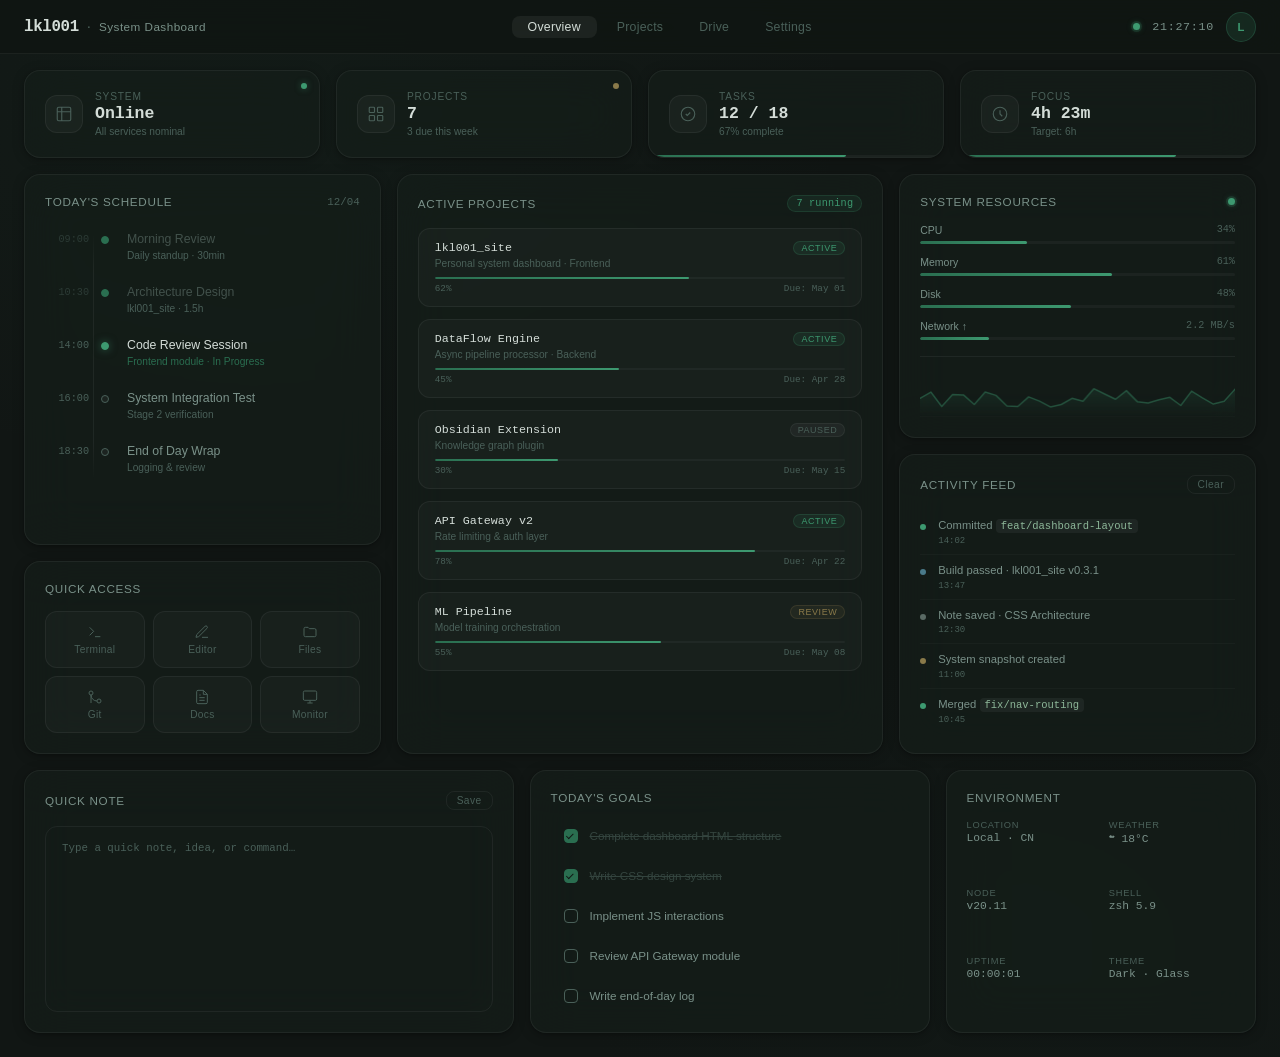
<file: index.html>
<!DOCTYPE html>
<html lang="zh-CN">
<head>
  <meta charset="UTF-8" />
  <meta name="viewport" content="width=device-width, initial-scale=1.0" />
  <title>lkl001 · Dashboard</title>
  <link rel="stylesheet" href="styles.css" />
</head>
<body>

  <!-- ═══════════════════════════════════════
       APP ROOT — 预留 Vue 挂载点 #app
  ════════════════════════════════════════ -->
  <div id="app" class="app-root">

    <!-- ── 顶部导航栏 ── -->
    <header class="topbar" id="topbar">
      <div class="topbar__left">
        <span class="topbar__logo">lkl001</span>
        <span class="topbar__sep">·</span>
        <span class="topbar__title">System Dashboard</span>
      </div>

      <nav class="topbar__nav">
        <a href="#" class="nav-item nav-item--active" data-page="dashboard">Overview</a>
        <a href="#" class="nav-item" data-page="projects">Projects</a>
        <a href="drive/index.html" class="nav-item" data-page="drive">Drive</a>
        <a href="#" class="nav-item" data-page="settings">Settings</a>
      </nav>

      <div class="topbar__right">
        <div class="status-dot status-dot--online" title="System Online"></div>
        <span class="topbar__time" id="js-clock">--:--:--</span>
        <div class="avatar" title="lkl001">L</div>
      </div>
    </header>

    <!-- ── 主内容区 ── -->
    <main class="main-grid" id="js-main-grid">

      <!-- ────────────────────────────────────
           Row 1 · 概览统计 (stats strip)
      ──────────────────────────────────── -->
      <section class="grid-row grid-row--stats">

        <!-- CARD: 系统状态 -->
        <article
          class="card card--stat"
          data-module="system-status"
          data-tooltip="当前系统运行状态">
          <div class="card__icon-wrap">
            <svg class="card__icon" viewBox="0 0 24 24" fill="none" stroke="currentColor" stroke-width="1.5">
              <path d="M9 3H5a2 2 0 00-2 2v4m6-6h10a2 2 0 012 2v4M9 3v18m0 0h10a2 2 0 002-2V9M9 21H5a2 2 0 01-2-2V9m0 0h18"/>
            </svg>
          </div>
          <div class="card__body">
            <p class="card__label">System</p>
            <p class="card__value">Online</p>
            <p class="card__sub">All services nominal</p>
          </div>
          <div class="card__indicator card__indicator--ok"></div>
        </article>

        <!-- CARD: 活跃项目 -->
        <article
          class="card card--stat"
          data-module="active-projects"
          data-tooltip="进行中的项目数量">
          <div class="card__icon-wrap">
            <svg class="card__icon" viewBox="0 0 24 24" fill="none" stroke="currentColor" stroke-width="1.5">
              <rect x="3" y="3" width="7" height="7" rx="1"/>
              <rect x="14" y="3" width="7" height="7" rx="1"/>
              <rect x="3" y="14" width="7" height="7" rx="1"/>
              <rect x="14" y="14" width="7" height="7" rx="1"/>
            </svg>
          </div>
          <div class="card__body">
            <p class="card__label">Projects</p>
            <p class="card__value" data-count="7">7</p>
            <p class="card__sub">3 due this week</p>
          </div>
          <div class="card__indicator card__indicator--warn"></div>
        </article>

        <!-- CARD: 今日任务 -->
        <article
          class="card card--stat"
          data-module="today-tasks"
          data-tooltip="今日待办任务">
          <div class="card__icon-wrap">
            <svg class="card__icon" viewBox="0 0 24 24" fill="none" stroke="currentColor" stroke-width="1.5">
              <path d="M9 12l2 2 4-4"/>
              <path d="M21 12a9 9 0 11-18 0 9 9 0 0118 0z"/>
            </svg>
          </div>
          <div class="card__body">
            <p class="card__label">Tasks</p>
            <p class="card__value">12 / 18</p>
            <p class="card__sub">67% complete</p>
          </div>
          <div class="card__progress-bar">
            <div class="card__progress-fill" style="--prog: 67%"></div>
          </div>
        </article>

        <!-- CARD: 专注时间 -->
        <article
          class="card card--stat"
          data-module="focus-time"
          data-tooltip="今日专注时长">
          <div class="card__icon-wrap">
            <svg class="card__icon" viewBox="0 0 24 24" fill="none" stroke="currentColor" stroke-width="1.5">
              <circle cx="12" cy="12" r="9"/>
              <path d="M12 7v5l3 3"/>
            </svg>
          </div>
          <div class="card__body">
            <p class="card__label">Focus</p>
            <p class="card__value">4h 23m</p>
            <p class="card__sub">Target: 6h</p>
          </div>
          <div class="card__progress-bar">
            <div class="card__progress-fill" style="--prog: 73%"></div>
          </div>
        </article>

      </section>

      <!-- ────────────────────────────────────
           Row 2 · 主功能区 (3列)
      ──────────────────────────────────── -->
      <section class="grid-row grid-row--main">

        <!-- ── 左列：日程 + 快捷入口 ── -->
        <div class="col col--left">

          <!-- CARD: 今日日程 -->
          <article
            class="card card--schedule"
            data-module="schedule"
            data-tooltip="今日日程安排">
            <header class="card__header">
              <h2 class="card__title">Today's Schedule</h2>
              <span class="card__date" id="js-date">--/--</span>
            </header>

            <ul class="schedule-list" id="js-schedule">

              <li class="schedule-item schedule-item--done">
                <div class="schedule-item__time">09:00</div>
                <div class="schedule-item__dot"></div>
                <div class="schedule-item__content">
                  <p class="schedule-item__title">Morning Review</p>
                  <p class="schedule-item__sub">Daily standup · 30min</p>
                </div>
              </li>

              <li class="schedule-item schedule-item--done">
                <div class="schedule-item__time">10:30</div>
                <div class="schedule-item__dot"></div>
                <div class="schedule-item__content">
                  <p class="schedule-item__title">Architecture Design</p>
                  <p class="schedule-item__sub">lkl001_site · 1.5h</p>
                </div>
              </li>

              <li class="schedule-item schedule-item--active">
                <div class="schedule-item__time">14:00</div>
                <div class="schedule-item__dot"></div>
                <div class="schedule-item__content">
                  <p class="schedule-item__title">Code Review Session</p>
                  <p class="schedule-item__sub">Frontend module · In Progress</p>
                </div>
              </li>

              <li class="schedule-item">
                <div class="schedule-item__time">16:00</div>
                <div class="schedule-item__dot"></div>
                <div class="schedule-item__content">
                  <p class="schedule-item__title">System Integration Test</p>
                  <p class="schedule-item__sub">Stage 2 verification</p>
                </div>
              </li>

              <li class="schedule-item">
                <div class="schedule-item__time">18:30</div>
                <div class="schedule-item__dot"></div>
                <div class="schedule-item__content">
                  <p class="schedule-item__title">End of Day Wrap</p>
                  <p class="schedule-item__sub">Logging & review</p>
                </div>
              </li>

            </ul>
          </article>

          <!-- CARD: 快捷入口 -->
          <article
            class="card card--quicklinks"
            data-module="quicklinks"
            data-tooltip="常用工具快捷入口">
            <header class="card__header">
              <h2 class="card__title">Quick Access</h2>
            </header>
            <div class="quicklink-grid">

              <button class="ql-btn" data-action="terminal">
                <svg class="ql-btn__icon" viewBox="0 0 24 24" fill="none" stroke="currentColor" stroke-width="1.5">
                  <path d="M4 17l6-6-6-6M12 19h8"/>
                </svg>
                <span>Terminal</span>
              </button>

              <button class="ql-btn" data-action="editor">
                <svg class="ql-btn__icon" viewBox="0 0 24 24" fill="none" stroke="currentColor" stroke-width="1.5">
                  <path d="M12 20h9M16.5 3.5a2.121 2.121 0 013 3L7 19l-4 1 1-4L16.5 3.5z"/>
                </svg>
                <span>Editor</span>
              </button>

              <button class="ql-btn" data-action="files">
                <svg class="ql-btn__icon" viewBox="0 0 24 24" fill="none" stroke="currentColor" stroke-width="1.5">
                  <path d="M3 7a2 2 0 012-2h4l2 2h8a2 2 0 012 2v8a2 2 0 01-2 2H5a2 2 0 01-2-2V7z"/>
                </svg>
                <span>Files</span>
              </button>

              <button class="ql-btn" data-action="git">
                <svg class="ql-btn__icon" viewBox="0 0 24 24" fill="none" stroke="currentColor" stroke-width="1.5">
                  <circle cx="18" cy="18" r="3"/><circle cx="6" cy="6" r="3"/>
                  <path d="M6 21V9a9 9 0 009 9"/>
                </svg>
                <span>Git</span>
              </button>

              <button class="ql-btn" data-action="docs">
                <svg class="ql-btn__icon" viewBox="0 0 24 24" fill="none" stroke="currentColor" stroke-width="1.5">
                  <path d="M14 2H6a2 2 0 00-2 2v16a2 2 0 002 2h12a2 2 0 002-2V8z"/>
                  <path d="M14 2v6h6M16 13H8M16 17H8M10 9H8"/>
                </svg>
                <span>Docs</span>
              </button>

              <button class="ql-btn" data-action="monitor">
                <svg class="ql-btn__icon" viewBox="0 0 24 24" fill="none" stroke="currentColor" stroke-width="1.5">
                  <rect x="2" y="3" width="20" height="14" rx="2"/>
                  <path d="M8 21h8M12 17v4"/>
                </svg>
                <span>Monitor</span>
              </button>

            </div>
          </article>

        </div>

        <!-- ── 中列：项目看板 ── -->
        <div class="col col--center">
          <article
            class="card card--projects"
            data-module="projects"
            data-tooltip="活跃项目进度">
            <header class="card__header">
              <h2 class="card__title">Active Projects</h2>
              <span class="card__badge">7 running</span>
            </header>

            <div class="project-list" id="js-project-list">

              <div class="project-item" data-project="lkl001_site">
                <div class="project-item__top">
                  <span class="project-item__name">lkl001_site</span>
                  <span class="project-item__tag project-item__tag--active">Active</span>
                </div>
                <p class="project-item__desc">Personal system dashboard · Frontend</p>
                <div class="project-item__bar">
                  <div class="project-item__fill" style="--prog: 62%"></div>
                </div>
                <div class="project-item__meta">
                  <span>62%</span>
                  <span>Due: May 01</span>
                </div>
              </div>

              <div class="project-item" data-project="dataflow">
                <div class="project-item__top">
                  <span class="project-item__name">DataFlow Engine</span>
                  <span class="project-item__tag project-item__tag--active">Active</span>
                </div>
                <p class="project-item__desc">Async pipeline processor · Backend</p>
                <div class="project-item__bar">
                  <div class="project-item__fill" style="--prog: 45%"></div>
                </div>
                <div class="project-item__meta">
                  <span>45%</span>
                  <span>Due: Apr 28</span>
                </div>
              </div>

              <div class="project-item" data-project="obsidian-ext">
                <div class="project-item__top">
                  <span class="project-item__name">Obsidian Extension</span>
                  <span class="project-item__tag project-item__tag--pause">Paused</span>
                </div>
                <p class="project-item__desc">Knowledge graph plugin</p>
                <div class="project-item__bar">
                  <div class="project-item__fill" style="--prog: 30%"></div>
                </div>
                <div class="project-item__meta">
                  <span>30%</span>
                  <span>Due: May 15</span>
                </div>
              </div>

              <div class="project-item" data-project="api-gateway">
                <div class="project-item__top">
                  <span class="project-item__name">API Gateway v2</span>
                  <span class="project-item__tag project-item__tag--active">Active</span>
                </div>
                <p class="project-item__desc">Rate limiting & auth layer</p>
                <div class="project-item__bar">
                  <div class="project-item__fill" style="--prog: 78%"></div>
                </div>
                <div class="project-item__meta">
                  <span>78%</span>
                  <span>Due: Apr 22</span>
                </div>
              </div>

              <div class="project-item" data-project="ml-pipeline">
                <div class="project-item__top">
                  <span class="project-item__name">ML Pipeline</span>
                  <span class="project-item__tag project-item__tag--warn">Review</span>
                </div>
                <p class="project-item__desc">Model training orchestration</p>
                <div class="project-item__bar">
                  <div class="project-item__fill" style="--prog: 55%"></div>
                </div>
                <div class="project-item__meta">
                  <span>55%</span>
                  <span>Due: May 08</span>
                </div>
              </div>

            </div>
          </article>
        </div>

        <!-- ── 右列：活动流 + 系统资源 ── -->
        <div class="col col--right">

          <!-- CARD: 系统资源 -->
          <article
            class="card card--resources"
            data-module="resources"
            data-tooltip="系统资源占用情况">
            <header class="card__header">
              <h2 class="card__title">System Resources</h2>
              <div class="status-dot status-dot--online"></div>
            </header>

            <div class="resource-list">

              <div class="resource-item">
                <div class="resource-item__label">
                  <span>CPU</span>
                  <span class="resource-item__val" id="js-cpu">34%</span>
                </div>
                <div class="resource-item__track">
                  <div class="resource-item__bar" id="js-cpu-bar" style="--val: 34%"></div>
                </div>
              </div>

              <div class="resource-item">
                <div class="resource-item__label">
                  <span>Memory</span>
                  <span class="resource-item__val" id="js-mem">61%</span>
                </div>
                <div class="resource-item__track">
                  <div class="resource-item__bar" id="js-mem-bar" style="--val: 61%"></div>
                </div>
              </div>

              <div class="resource-item">
                <div class="resource-item__label">
                  <span>Disk</span>
                  <span class="resource-item__val" id="js-disk">48%</span>
                </div>
                <div class="resource-item__track">
                  <div class="resource-item__bar" id="js-disk-bar" style="--val: 48%"></div>
                </div>
              </div>

              <div class="resource-item">
                <div class="resource-item__label">
                  <span>Network ↑</span>
                  <span class="resource-item__val" id="js-net">1.2 MB/s</span>
                </div>
                <div class="resource-item__track">
                  <div class="resource-item__bar" id="js-net-bar" style="--val: 22%"></div>
                </div>
              </div>

            </div>

            <!-- 迷你图表区 -->
            <div class="mini-chart-wrap">
              <canvas class="mini-chart" id="js-cpu-chart" width="220" height="48" title="CPU History"></canvas>
            </div>

          </article>

          <!-- CARD: 活动流 -->
          <article
            class="card card--activity"
            data-module="activity"
            data-tooltip="最近系统操作记录">
            <header class="card__header">
              <h2 class="card__title">Activity Feed</h2>
              <button class="card__btn-clear" id="js-clear-log" title="Clear log">Clear</button>
            </header>

            <ul class="activity-list" id="js-activity-list">
              <li class="activity-item" data-type="commit">
                <span class="activity-item__dot activity-item__dot--commit"></span>
                <div class="activity-item__body">
                  <p class="activity-item__text">Committed <code>feat/dashboard-layout</code></p>
                  <time class="activity-item__time">14:02</time>
                </div>
              </li>
              <li class="activity-item" data-type="build">
                <span class="activity-item__dot activity-item__dot--build"></span>
                <div class="activity-item__body">
                  <p class="activity-item__text">Build passed · lkl001_site v0.3.1</p>
                  <time class="activity-item__time">13:47</time>
                </div>
              </li>
              <li class="activity-item" data-type="note">
                <span class="activity-item__dot activity-item__dot--note"></span>
                <div class="activity-item__body">
                  <p class="activity-item__text">Note saved · CSS Architecture</p>
                  <time class="activity-item__time">12:30</time>
                </div>
              </li>
              <li class="activity-item" data-type="system">
                <span class="activity-item__dot activity-item__dot--system"></span>
                <div class="activity-item__body">
                  <p class="activity-item__text">System snapshot created</p>
                  <time class="activity-item__time">11:00</time>
                </div>
              </li>
              <li class="activity-item" data-type="commit">
                <span class="activity-item__dot activity-item__dot--commit"></span>
                <div class="activity-item__body">
                  <p class="activity-item__text">Merged <code>fix/nav-routing</code></p>
                  <time class="activity-item__time">10:45</time>
                </div>
              </li>
            </ul>
          </article>

        </div>

      </section>

      <!-- ────────────────────────────────────
           Row 3 · 底部工具条
      ──────────────────────────────────── -->
      <section class="grid-row grid-row--footer">

        <!-- CARD: 笔记速记 -->
        <article
          class="card card--notes"
          data-module="quick-notes"
          data-tooltip="快速记录想法">
          <header class="card__header">
            <h2 class="card__title">Quick Note</h2>
            <button class="card__btn-save" id="js-save-note">Save</button>
          </header>
          <textarea
            class="notes-textarea"
            id="js-note-area"
            placeholder="Type a quick note, idea, or command…"
            spellcheck="false"
          ></textarea>
        </article>

        <!-- CARD: 今日目标 -->
        <article
          class="card card--goals"
          data-module="goals"
          data-tooltip="今日核心目标">
          <header class="card__header">
            <h2 class="card__title">Today's Goals</h2>
          </header>
          <ul class="goal-list" id="js-goal-list">
            <li class="goal-item goal-item--done" data-goal="1">
              <div class="goal-item__check"></div>
              <span>Complete dashboard HTML structure</span>
            </li>
            <li class="goal-item goal-item--done" data-goal="2">
              <div class="goal-item__check"></div>
              <span>Write CSS design system</span>
            </li>
            <li class="goal-item" data-goal="3">
              <div class="goal-item__check"></div>
              <span>Implement JS interactions</span>
            </li>
            <li class="goal-item" data-goal="4">
              <div class="goal-item__check"></div>
              <span>Review API Gateway module</span>
            </li>
            <li class="goal-item" data-goal="5">
              <div class="goal-item__check"></div>
              <span>Write end-of-day log</span>
            </li>
          </ul>
        </article>

        <!-- CARD: 天气 / 环境 -->
        <article
          class="card card--env"
          data-module="environment"
          data-tooltip="当前环境信息">
          <header class="card__header">
            <h2 class="card__title">Environment</h2>
          </header>
          <div class="env-grid">
            <div class="env-item">
              <span class="env-item__label">Location</span>
              <span class="env-item__val">Local · CN</span>
            </div>
            <div class="env-item">
              <span class="env-item__label">Weather</span>
              <span class="env-item__val">☁ 18°C</span>
            </div>
            <div class="env-item">
              <span class="env-item__label">Node</span>
              <span class="env-item__val">v20.11</span>
            </div>
            <div class="env-item">
              <span class="env-item__label">Shell</span>
              <span class="env-item__val">zsh 5.9</span>
            </div>
            <div class="env-item">
              <span class="env-item__label">Uptime</span>
              <span class="env-item__val" id="js-uptime">00:00:00</span>
            </div>
            <div class="env-item">
              <span class="env-item__label">Theme</span>
              <span class="env-item__val">Dark · Glass</span>
            </div>
          </div>
        </article>

      </section>

    </main>

    <!-- ── 全局 Tooltip ── -->
    <div class="tooltip" id="js-tooltip" role="tooltip" aria-hidden="true"></div>

  </div><!-- /#app -->

  <script src="app.js"></script>
</body>
</html>
</file>
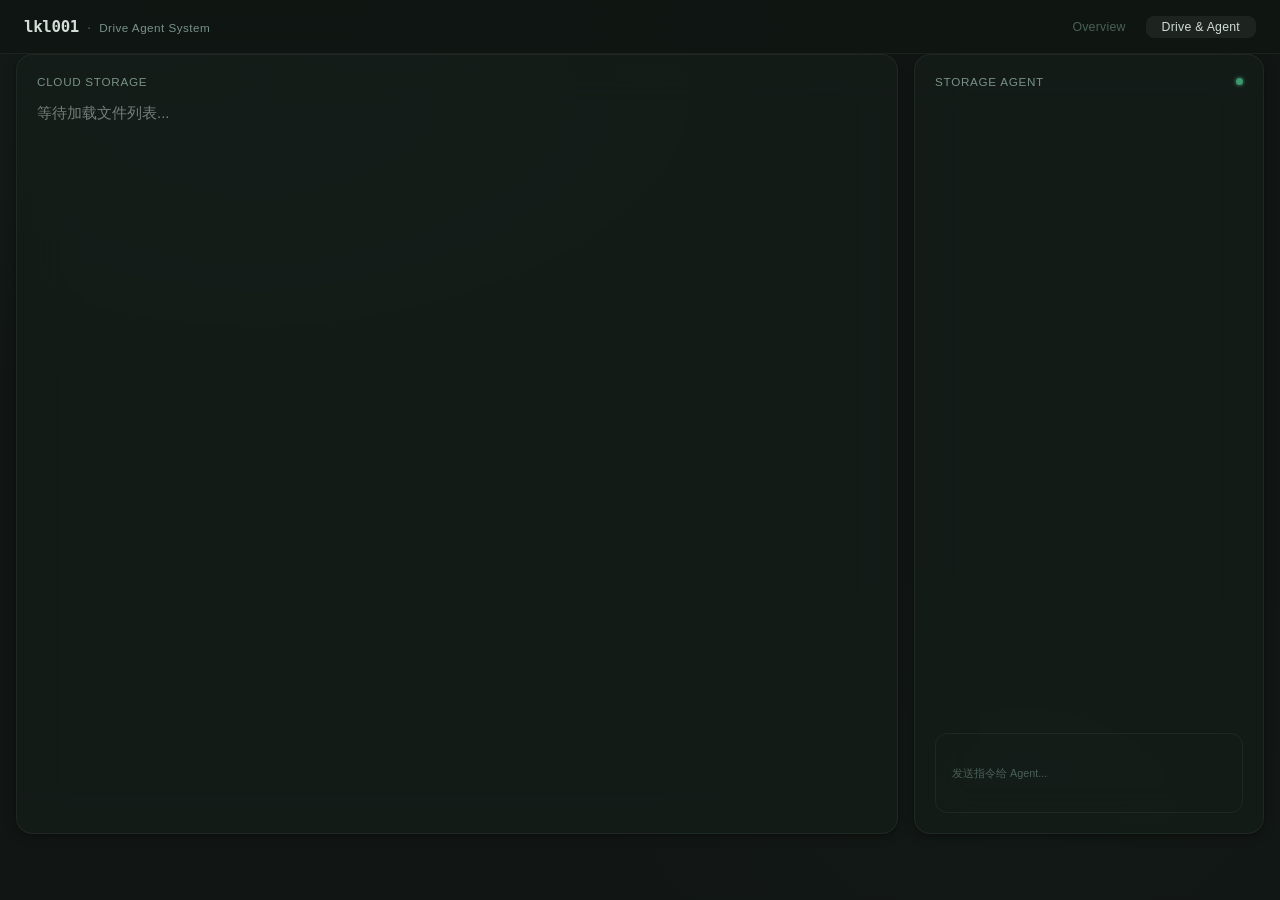
<file: drive/index.html>
<!DOCTYPE html>
<html lang="zh-CN">
<head>
    <meta charset="UTF-8" />
    <meta name="viewport" content="width=device-width, initial-scale=1.0" />
    <title>lkl001 · Drive Agent</title>
    <link rel="stylesheet" href="../styles.css" />
    <style>
        .drive-container {
            display: grid;
            grid-template-columns: 1fr 350px;
            gap: var(--sp-4);
            height: calc(100vh - 120px);
            padding: 0 var(--sp-4);
        }
        .chat-area { flex: 1; overflow-y: auto; margin-bottom: var(--sp-3); }
        /* 适配你原本的卡片内部布局 */
        .drive-card-body { display: flex; flex-direction: column; height: 100%; }
    </style>
</head>
<body>

<div id="app" class="app-root">
    <header class="topbar">
        <div class="topbar__left">
            <span class="topbar__logo">lkl001</span>
            <span class="topbar__sep">·</span>
            <span class="topbar__title">Drive Agent System</span>
        </div>
        <nav class="topbar__nav">
            <a href="../index.html" class="nav-item">Overview</a>
            <a href="#" class="nav-item nav-item--active">Drive & Agent</a>
        </nav>
    </header>

    <main class="main-content">
        <div class="drive-container">

            <section class="file-explorer">
                <article class="card" style="height: 100%;">
                    <header class="card__header">
                        <h2 class="card__title">Cloud Storage</h2>
                    </header>
                    <div class="card__body drive-card-body">
                        <div id="file-list-container">
                            <p style="opacity: 0.5;">等待加载文件列表...</p>
                        </div>
                    </div>
                </article>
            </section>

            <section class="agent-panel">
                <article class="card" style="height: 100%; display: flex; flex-direction: column;">
                    <header class="card__header">
                        <h2 class="card__title">Storage Agent</h2>
                        <span class="status-dot status-dot--online"></span>
                    </header>
                    <div class="card__body chat-area" id="agent-chat-history">
                    </div>
                    <div class="card__footer">
                        <input type="text" class="notes-textarea" placeholder="发送指令给 Agent..." style="width: 100%;">
                    </div>
                </article>
            </section>

        </div>
    </main>
</div>

<script src="drive-app.js" type="module"></script>
</body>
</html>
</file>
<file: styles.css>
/* ═══════════════════════════════════════════════════════════
   lkl001_site · Design System CSS
   Project : lkl001_site
   Author  : lkl001
   Version : 0.3.1
   ═══════════════════════════════════════════════════════════

   TABLE OF CONTENTS
   ─────────────────
   00. CSS Custom Properties (Design Tokens)
   01. Reset & Base
   02. Scrollbar
   03. Typography
   04. Layout — App Root & Grid
   05. Topbar
   06. Cards — Base
   07. Cards — Stat Strip
   08. Cards — Schedule
   09. Cards — Quick Links
   10. Cards — Projects
   11. Cards — Resources & Chart
   12. Cards — Activity Feed
   13. Cards — Quick Notes
   14. Cards — Goals
   15. Cards — Environment
   16. Status Indicators
   17. Tooltip
   18. Animations & Transitions
   19. Utility Classes
   ═══════════════════════════════════════════════════════════ */


/* ─────────────────────────────────────────
   00. CSS Custom Properties (Design Tokens)
───────────────────────────────────────── */
:root {
  /* Background layers */
  --bg-root:        #111614;   /* deepest background */
  --bg-surface:     #161c1a;   /* surface layer */
  --bg-card:        rgba(22, 30, 26, 0.72);  /* card glass base */
  --bg-card-hover:  rgba(26, 36, 30, 0.88);  /* card hover */
  --bg-track:       rgba(255, 255, 255, 0.04);

  /* Glass / Border */
  --glass-border:   rgba(255, 255, 255, 0.055);
  --glass-border-hover: rgba(255, 255, 255, 0.10);

  /* Accent — dark teal/green, used ONLY for status & emphasis */
  --accent:         #3d9970;   /* main accent */
  --accent-dim:     #2a6e50;   /* dimmed */
  --accent-glow:    rgba(61, 153, 112, 0.18);
  --accent-muted:   rgba(61, 153, 112, 0.10);

  /* Neutral text */
  --text-primary:   #d4ddd8;
  --text-secondary: #7a9189;
  --text-tertiary:  #4a6059;
  --text-code:      #8eb89a;

  /* Semantic colors — all de-saturated */
  --color-ok:       #3d9970;   /* green-teal */
  --color-warn:     #8a7a4a;   /* muted amber */
  --color-info:     #4a7a8a;   /* muted blue */
  --color-neutral:  #5a6a64;

  /* Typography */
  --font-sans:  -apple-system, BlinkMacSystemFont, "SF Pro Display", "Segoe UI",
                "Inter", "PingFang SC", "Helvetica Neue", sans-serif;
  --font-mono:  "SF Mono", "JetBrains Mono", "Fira Code", "Cascadia Code",
                "Consolas", monospace;

  /* Spacing scale */
  --sp-1:  4px;
  --sp-2:  8px;
  --sp-3:  12px;
  --sp-4:  16px;
  --sp-5:  20px;
  --sp-6:  24px;
  --sp-8:  32px;

  /* Radii */
  --radius-sm:  8px;
  --radius-md:  12px;
  --radius-lg:  16px;
  --radius-xl:  20px;

  /* Shadows */
  --shadow-card:  0 2px 12px rgba(0, 0, 0, 0.28), 0 1px 3px rgba(0, 0, 0, 0.20);
  --shadow-hover: 0 4px 20px rgba(0, 0, 0, 0.35), 0 2px 6px rgba(0, 0, 0, 0.25);

  /* Transitions */
  --transition-base:  all 0.30s cubic-bezier(0.25, 0.46, 0.45, 0.94);
  --transition-slow:  all 0.50s cubic-bezier(0.25, 0.46, 0.45, 0.94);

  /* Topbar height */
  --topbar-h: 54px;
}


/* ─────────────────────────────────────────
   01. Reset & Base
───────────────────────────────────────── */
*, *::before, *::after {
  box-sizing: border-box;
  margin: 0;
  padding: 0;
}

html {
  font-size: 15px;
  -webkit-font-smoothing: antialiased;
  -moz-osx-font-smoothing: grayscale;
}

body {
  font-family: var(--font-sans);
  background-color: var(--bg-root);
  color: var(--text-primary);
  min-height: 100vh;
  overflow-x: hidden;

  /* Subtle noise texture via SVG data URI */
  background-image:
    radial-gradient(ellipse 80% 60% at 20% 10%, rgba(61,153,112,0.04) 0%, transparent 60%),
    radial-gradient(ellipse 60% 50% at 80% 90%, rgba(30,60,50,0.06) 0%, transparent 60%);
}

ul, ol { list-style: none; }
a { text-decoration: none; color: inherit; }
button {
  font-family: inherit;
  font-size: inherit;
  cursor: pointer;
  border: none;
  background: none;
}
textarea { font-family: var(--font-mono); resize: none; }
code { font-family: var(--font-mono); }


/* ─────────────────────────────────────────
   02. Scrollbar
───────────────────────────────────────── */
::-webkit-scrollbar          { width: 4px; height: 4px; }
::-webkit-scrollbar-track    { background: transparent; }
::-webkit-scrollbar-thumb    { background: rgba(255,255,255,0.08); border-radius: 4px; }
::-webkit-scrollbar-thumb:hover { background: rgba(255,255,255,0.14); }


/* ─────────────────────────────────────────
   03. Typography
───────────────────────────────────────── */
.t-label  { font-size: 0.72rem; font-weight: 500; letter-spacing: 0.08em;
             text-transform: uppercase; color: var(--text-tertiary); }
.t-mono   { font-family: var(--font-mono); }
.t-dim    { color: var(--text-secondary); }


/* ─────────────────────────────────────────
   04. Layout — App Root & Grid
───────────────────────────────────────── */
.app-root {
  display: flex;
  flex-direction: column;
  min-height: 100vh;
}

.main-grid {
  flex: 1;
  display: flex;
  flex-direction: column;
  gap: var(--sp-4);
  padding: var(--sp-4) var(--sp-6) var(--sp-6);
  max-width: 1600px;
  width: 100%;
  margin: 0 auto;
}

/* Grid rows */
.grid-row {
  display: flex;
  gap: var(--sp-4);
  width: 100%;
}

/* Stats strip — 4 equal columns */
.grid-row--stats {
  align-items: stretch;
}
.grid-row--stats .card--stat {
  flex: 1;
}

/* Main row — 3 columns */
.grid-row--main {
  flex: 1;
  align-items: stretch;
}

/* Footer row */
.grid-row--footer {
  align-items: stretch;
}
.grid-row--footer .card--notes  { flex: 2; }
.grid-row--footer .card--goals  { flex: 1.6; }
.grid-row--footer .card--env    { flex: 1.2; }

/* Columns inside main row */
.col {
  display: flex;
  flex-direction: column;
  gap: var(--sp-4);
}
.col--left   { flex: 1.1; }
.col--center { flex: 1.5; }
.col--right  { flex: 1.1; }


/* ─────────────────────────────────────────
   05. Topbar
───────────────────────────────────────── */
.topbar {
  display: flex;
  align-items: center;
  justify-content: space-between;
  height: var(--topbar-h);
  padding: 0 var(--sp-6);
  background: rgba(16, 22, 18, 0.85);
  backdrop-filter: blur(20px) saturate(160%);
  -webkit-backdrop-filter: blur(20px) saturate(160%);
  border-bottom: 1px solid var(--glass-border);
  position: sticky;
  top: 0;
  z-index: 100;
}

.topbar__left {
  display: flex;
  align-items: baseline;
  gap: var(--sp-2);
}

.topbar__logo {
  font-family: var(--font-mono);
  font-size: 1.05rem;
  font-weight: 600;
  color: var(--text-primary);
  letter-spacing: -0.02em;
}

.topbar__sep {
  color: var(--text-tertiary);
  font-weight: 300;
}

.topbar__title {
  font-size: 0.78rem;
  color: var(--text-secondary);
  letter-spacing: 0.04em;
  font-weight: 400;
}

.topbar__nav {
  display: flex;
  align-items: center;
  gap: var(--sp-1);
}

.nav-item {
  padding: var(--sp-1) var(--sp-4);
  border-radius: var(--radius-sm);
  font-size: 0.82rem;
  font-weight: 450;
  color: var(--text-tertiary);
  transition: var(--transition-base);
  letter-spacing: 0.02em;
}
.nav-item:hover {
  color: var(--text-secondary);
  background: rgba(255,255,255,0.04);
}
.nav-item--active {
  color: var(--text-primary);
  background: rgba(255,255,255,0.06);
}

.topbar__right {
  display: flex;
  align-items: center;
  gap: var(--sp-3);
}

.topbar__time {
  font-family: var(--font-mono);
  font-size: 0.78rem;
  color: var(--text-secondary);
  letter-spacing: 0.06em;
}

.avatar {
  width: 30px;
  height: 30px;
  border-radius: 50%;
  background: rgba(61,153,112,0.15);
  border: 1px solid rgba(61,153,112,0.25);
  display: flex;
  align-items: center;
  justify-content: center;
  font-size: 0.75rem;
  font-weight: 600;
  color: var(--accent);
  letter-spacing: 0;
  cursor: pointer;
  transition: var(--transition-base);
}
.avatar:hover {
  background: rgba(61,153,112,0.22);
}


/* ─────────────────────────────────────────
   06. Cards — Base
───────────────────────────────────────── */
.card {
  background: var(--bg-card);
  backdrop-filter: blur(24px) saturate(140%);
  -webkit-backdrop-filter: blur(24px) saturate(140%);
  border: 1px solid var(--glass-border);
  border-radius: var(--radius-lg);
  box-shadow: var(--shadow-card);
  padding: var(--sp-5);
  transition: var(--transition-base);
  position: relative;
  overflow: hidden;
}

/* Hover state */
.card:hover {
  background: var(--bg-card-hover);
  border-color: var(--glass-border-hover);
  box-shadow: var(--shadow-hover);
}

/* Active / focused module highlight */
.card.card--highlighted {
  border-color: rgba(61,153,112,0.22);
  box-shadow:
    var(--shadow-hover),
    0 0 0 1px rgba(61,153,112,0.12) inset;
}

/* Subtle top-edge accent line when highlighted */
.card.card--highlighted::before {
  content: '';
  position: absolute;
  top: 0; left: 10%; right: 10%;
  height: 1px;
  background: linear-gradient(90deg, transparent, rgba(61,153,112,0.45), transparent);
  border-radius: 1px;
}

/* Card inner sections */
.card__header {
  display: flex;
  align-items: center;
  justify-content: space-between;
  margin-bottom: var(--sp-4);
}

.card__title {
  font-size: 0.78rem;
  font-weight: 500;
  color: var(--text-secondary);
  letter-spacing: 0.06em;
  text-transform: uppercase;
}

.card__badge {
  font-family: var(--font-mono);
  font-size: 0.68rem;
  color: var(--accent);
  background: var(--accent-muted);
  border: 1px solid rgba(61,153,112,0.18);
  padding: 2px 8px;
  border-radius: 20px;
  letter-spacing: 0.02em;
}

.card__date {
  font-family: var(--font-mono);
  font-size: 0.72rem;
  color: var(--text-tertiary);
}

.card__btn-save,
.card__btn-clear {
  font-size: 0.68rem;
  font-weight: 500;
  padding: 3px 10px;
  border-radius: var(--radius-sm);
  color: var(--text-tertiary);
  border: 1px solid var(--glass-border);
  background: transparent;
  transition: var(--transition-base);
  letter-spacing: 0.04em;
}
.card__btn-save:hover,
.card__btn-clear:hover {
  color: var(--text-secondary);
  border-color: var(--glass-border-hover);
  background: rgba(255,255,255,0.04);
}


/* ─────────────────────────────────────────
   07. Cards — Stat Strip
───────────────────────────────────────── */
.card--stat {
  display: flex;
  align-items: center;
  gap: var(--sp-3);
  padding: var(--sp-4) var(--sp-5);
  min-height: 88px;
  cursor: default;
}

.card__icon-wrap {
  flex-shrink: 0;
  width: 38px;
  height: 38px;
  border-radius: var(--radius-md);
  background: rgba(255,255,255,0.03);
  border: 1px solid var(--glass-border);
  display: flex;
  align-items: center;
  justify-content: center;
}

.card__icon {
  width: 18px;
  height: 18px;
  color: var(--text-tertiary);
  transition: var(--transition-base);
}
.card--stat:hover .card__icon {
  color: var(--text-secondary);
}

.card__body {
  flex: 1;
  min-width: 0;
}

.card__label {
  font-size: 0.68rem;
  font-weight: 500;
  letter-spacing: 0.08em;
  text-transform: uppercase;
  color: var(--text-tertiary);
  margin-bottom: 2px;
}

.card__value {
  font-family: var(--font-mono);
  font-size: 1.1rem;
  font-weight: 600;
  color: var(--text-primary);
  line-height: 1.2;
  white-space: nowrap;
}

.card__sub {
  font-size: 0.68rem;
  color: var(--text-tertiary);
  margin-top: 2px;
  white-space: nowrap;
  overflow: hidden;
  text-overflow: ellipsis;
}

/* Status indicator dot (top-right) */
.card__indicator {
  position: absolute;
  top: var(--sp-3);
  right: var(--sp-3);
  width: 6px;
  height: 6px;
  border-radius: 50%;
}
.card__indicator--ok   { background: var(--color-ok); box-shadow: 0 0 6px rgba(61,153,112,0.5); }
.card__indicator--warn { background: var(--color-warn); }

/* Progress bar inside stat cards */
.card__progress-bar {
  position: absolute;
  bottom: 0; left: 0; right: 0;
  height: 2px;
  background: var(--bg-track);
  border-radius: 0 0 var(--radius-lg) var(--radius-lg);
  overflow: hidden;
}
.card__progress-fill {
  height: 100%;
  width: var(--prog, 0%);
  background: linear-gradient(90deg, var(--accent-dim), var(--accent));
  border-radius: inherit;
  transition: width 1.2s cubic-bezier(0.25, 0.46, 0.45, 0.94);
}


/* ─────────────────────────────────────────
   08. Cards — Schedule
───────────────────────────────────────── */
.card--schedule {
  flex: 1;
}

.schedule-list {
  display: flex;
  flex-direction: column;
  gap: 0;
  position: relative;
}

/* Vertical timeline line */
.schedule-list::before {
  content: '';
  position: absolute;
  left: 48px;
  top: 10px; bottom: 10px;
  width: 1px;
  background: linear-gradient(to bottom,
    transparent,
    var(--glass-border) 15%,
    var(--glass-border) 85%,
    transparent
  );
}

.schedule-item {
  display: grid;
  grid-template-columns: 44px 14px 1fr;
  align-items: flex-start;
  gap: var(--sp-2) var(--sp-3);
  padding: var(--sp-2) 0;
  position: relative;
}

.schedule-item__time {
  font-family: var(--font-mono);
  font-size: 0.68rem;
  color: var(--text-tertiary);
  padding-top: 2px;
  text-align: right;
}

.schedule-item__dot {
  width: 8px;
  height: 8px;
  border-radius: 50%;
  background: var(--bg-track);
  border: 1.5px solid var(--text-tertiary);
  margin-top: 4px;
  flex-shrink: 0;
  transition: var(--transition-base);
}

.schedule-item__content {
  padding-bottom: var(--sp-2);
}

.schedule-item__title {
  font-size: 0.82rem;
  color: var(--text-secondary);
  font-weight: 450;
  line-height: 1.3;
}

.schedule-item__sub {
  font-size: 0.68rem;
  color: var(--text-tertiary);
  margin-top: 2px;
}

/* Done state */
.schedule-item--done .schedule-item__dot {
  background: var(--accent-dim);
  border-color: var(--accent-dim);
}
.schedule-item--done .schedule-item__time,
.schedule-item--done .schedule-item__title {
  opacity: 0.45;
}

/* Active state */
.schedule-item--active .schedule-item__dot {
  background: var(--accent);
  border-color: var(--accent);
  box-shadow: 0 0 8px rgba(61,153,112,0.55);
}
.schedule-item--active .schedule-item__title {
  color: var(--text-primary);
}
.schedule-item--active .schedule-item__sub {
  color: var(--accent-dim);
}


/* ─────────────────────────────────────────
   09. Cards — Quick Links
───────────────────────────────────────── */
.card--quicklinks {
  flex-shrink: 0;
}

.quicklink-grid {
  display: grid;
  grid-template-columns: repeat(3, 1fr);
  gap: var(--sp-2);
}

.ql-btn {
  display: flex;
  flex-direction: column;
  align-items: center;
  gap: var(--sp-1);
  padding: var(--sp-3) var(--sp-2);
  border-radius: var(--radius-md);
  background: rgba(255,255,255,0.025);
  border: 1px solid var(--glass-border);
  color: var(--text-tertiary);
  font-size: 0.68rem;
  letter-spacing: 0.03em;
  transition: var(--transition-base);
}

.ql-btn:hover {
  background: rgba(255,255,255,0.05);
  border-color: var(--glass-border-hover);
  color: var(--text-secondary);
  transform: translateY(-1px);
}

.ql-btn:active {
  transform: translateY(0);
}

.ql-btn__icon {
  width: 16px;
  height: 16px;
}


/* ─────────────────────────────────────────
   10. Cards — Projects
───────────────────────────────────────── */
.card--projects {
  height: 100%;
  display: flex;
  flex-direction: column;
}

.project-list {
  display: flex;
  flex-direction: column;
  gap: var(--sp-3);
  flex: 1;
  overflow-y: auto;
}

.project-item {
  padding: var(--sp-3) var(--sp-4);
  background: rgba(255,255,255,0.022);
  border: 1px solid var(--glass-border);
  border-radius: var(--radius-md);
  cursor: default;
  transition: var(--transition-base);
}

.project-item:hover {
  background: rgba(255,255,255,0.04);
  border-color: var(--glass-border-hover);
}

.project-item__top {
  display: flex;
  align-items: center;
  justify-content: space-between;
  margin-bottom: 3px;
}

.project-item__name {
  font-family: var(--font-mono);
  font-size: 0.78rem;
  font-weight: 500;
  color: var(--text-primary);
}

.project-item__tag {
  font-size: 0.60rem;
  font-weight: 500;
  letter-spacing: 0.06em;
  text-transform: uppercase;
  padding: 1px 7px;
  border-radius: 10px;
}
.project-item__tag--active {
  color: var(--accent);
  background: var(--accent-muted);
  border: 1px solid rgba(61,153,112,0.20);
}
.project-item__tag--pause {
  color: var(--text-tertiary);
  background: rgba(255,255,255,0.04);
  border: 1px solid var(--glass-border);
}
.project-item__tag--warn {
  color: var(--color-warn);
  background: rgba(138,122,74,0.10);
  border: 1px solid rgba(138,122,74,0.20);
}

.project-item__desc {
  font-size: 0.68rem;
  color: var(--text-tertiary);
  margin-bottom: var(--sp-2);
}

.project-item__bar {
  height: 2px;
  background: var(--bg-track);
  border-radius: 2px;
  overflow: hidden;
  margin-bottom: var(--sp-1);
}
.project-item__fill {
  height: 100%;
  width: var(--prog, 0%);
  background: linear-gradient(90deg, var(--accent-dim), var(--accent));
  border-radius: 2px;
  transition: width 1.4s cubic-bezier(0.25, 0.46, 0.45, 0.94);
}

.project-item__meta {
  display: flex;
  justify-content: space-between;
  font-size: 0.62rem;
  font-family: var(--font-mono);
  color: var(--text-tertiary);
}


/* ─────────────────────────────────────────
   11. Cards — Resources & Chart
───────────────────────────────────────── */
.card--resources {
  flex-shrink: 0;
}

.resource-list {
  display: flex;
  flex-direction: column;
  gap: var(--sp-3);
  margin-bottom: var(--sp-4);
}

.resource-item__label {
  display: flex;
  justify-content: space-between;
  font-size: 0.70rem;
  color: var(--text-secondary);
  margin-bottom: 5px;
}

.resource-item__val {
  font-family: var(--font-mono);
  font-size: 0.68rem;
  color: var(--text-tertiary);
}

.resource-item__track {
  height: 3px;
  background: var(--bg-track);
  border-radius: 3px;
  overflow: hidden;
}
.resource-item__bar {
  height: 100%;
  width: var(--val, 0%);
  background: linear-gradient(90deg, var(--accent-dim), var(--accent));
  border-radius: 3px;
  transition: width 1.0s cubic-bezier(0.25, 0.46, 0.45, 0.94);
}

/* Mini chart */
.mini-chart-wrap {
  border-top: 1px solid var(--glass-border);
  padding-top: var(--sp-3);
}
.mini-chart {
  display: block;
  width: 100%;
  height: 48px;
  opacity: 0.75;
}


/* ─────────────────────────────────────────
   12. Cards — Activity Feed
───────────────────────────────────────── */
.card--activity {
  flex: 1;
  display: flex;
  flex-direction: column;
}

.activity-list {
  display: flex;
  flex-direction: column;
  gap: 0;
  overflow-y: auto;
  flex: 1;
}

.activity-item {
  display: flex;
  align-items: flex-start;
  gap: var(--sp-3);
  padding: var(--sp-2) 0;
  border-bottom: 1px solid rgba(255,255,255,0.025);
  transition: var(--transition-base);
}
.activity-item:last-child { border-bottom: none; }
.activity-item:hover { background: rgba(255,255,255,0.015); padding-left: var(--sp-2); border-radius: var(--radius-sm); }

.activity-item__dot {
  width: 6px;
  height: 6px;
  border-radius: 50%;
  flex-shrink: 0;
  margin-top: 6px;
}
.activity-item__dot--commit  { background: var(--accent); }
.activity-item__dot--build   { background: var(--color-info); }
.activity-item__dot--note    { background: var(--color-neutral); }
.activity-item__dot--system  { background: var(--color-warn); }

.activity-item__body { flex: 1; min-width: 0; }

.activity-item__text {
  font-size: 0.75rem;
  color: var(--text-secondary);
  line-height: 1.4;
}
.activity-item__text code {
  font-size: 0.70rem;
  color: var(--text-code);
  background: rgba(255,255,255,0.05);
  padding: 1px 5px;
  border-radius: 4px;
}

.activity-item__time {
  font-family: var(--font-mono);
  font-size: 0.60rem;
  color: var(--text-tertiary);
  display: block;
  margin-top: 2px;
}

/* "New" entry animation */
.activity-item--new {
  animation: feedEntrance 0.45s cubic-bezier(0.25, 0.46, 0.45, 0.94) forwards;
}
@keyframes feedEntrance {
  from { opacity: 0; transform: translateX(-6px); }
  to   { opacity: 1; transform: translateX(0); }
}


/* ─────────────────────────────────────────
   13. Cards — Quick Notes
───────────────────────────────────────── */
.card--notes {
  display: flex;
  flex-direction: column;
}

.notes-textarea {
  flex: 1;
  background: transparent;
  border: 1px solid var(--glass-border);
  border-radius: var(--radius-md);
  color: var(--text-secondary);
  font-size: 0.78rem;
  line-height: 1.7;
  padding: var(--sp-3) var(--sp-4);
  outline: none;
  min-height: 80px;
  transition: var(--transition-base);
  caret-color: var(--accent);
}
.notes-textarea::placeholder {
  color: var(--text-tertiary);
  font-size: 0.72rem;
}
.notes-textarea:focus {
  border-color: rgba(61,153,112,0.28);
  background: rgba(61,153,112,0.03);
}


/* ─────────────────────────────────────────
   14. Cards — Goals
───────────────────────────────────────── */
.card--goals {
  display: flex;
  flex-direction: column;
}

.goal-list {
  display: flex;
  flex-direction: column;
  gap: var(--sp-2);
  flex: 1;
}

.goal-item {
  display: flex;
  align-items: center;
  gap: var(--sp-3);
  padding: var(--sp-2) var(--sp-3);
  border-radius: var(--radius-sm);
  cursor: pointer;
  transition: var(--transition-base);
  font-size: 0.78rem;
  color: var(--text-secondary);
  border: 1px solid transparent;
}

.goal-item:hover {
  background: rgba(255,255,255,0.03);
  border-color: var(--glass-border);
}

.goal-item__check {
  width: 14px;
  height: 14px;
  border-radius: 4px;
  border: 1.5px solid var(--text-tertiary);
  flex-shrink: 0;
  display: flex;
  align-items: center;
  justify-content: center;
  transition: var(--transition-base);
}

.goal-item--done .goal-item__check {
  background: var(--accent-dim);
  border-color: var(--accent-dim);
  position: relative;
}
.goal-item--done .goal-item__check::after {
  content: '';
  position: absolute;
  width: 7px;
  height: 4px;
  border-left: 1.5px solid var(--bg-root);
  border-bottom: 1.5px solid var(--bg-root);
  transform: rotate(-45deg) translate(0, -1px);
}

.goal-item--done span {
  text-decoration: line-through;
  color: var(--text-tertiary);
  opacity: 0.6;
}


/* ─────────────────────────────────────────
   15. Cards — Environment
───────────────────────────────────────── */
.card--env {
  display: flex;
  flex-direction: column;
}

.env-grid {
  display: grid;
  grid-template-columns: 1fr 1fr;
  gap: var(--sp-3) var(--sp-4);
  flex: 1;
}

.env-item {
  display: flex;
  flex-direction: column;
  gap: 2px;
}

.env-item__label {
  font-size: 0.62rem;
  font-weight: 500;
  letter-spacing: 0.08em;
  text-transform: uppercase;
  color: var(--text-tertiary);
}

.env-item__val {
  font-family: var(--font-mono);
  font-size: 0.75rem;
  color: var(--text-secondary);
}


/* ─────────────────────────────────────────
   16. Status Indicators
───────────────────────────────────────── */
.status-dot {
  width: 7px;
  height: 7px;
  border-radius: 50%;
  flex-shrink: 0;
}
.status-dot--online {
  background: var(--color-ok);
  box-shadow: 0 0 0 2px rgba(61,153,112,0.18),
              0 0 6px rgba(61,153,112,0.40);
  animation: pulse-dot 3s ease-in-out infinite;
}

@keyframes pulse-dot {
  0%, 100% { box-shadow: 0 0 0 2px rgba(61,153,112,0.18), 0 0 6px rgba(61,153,112,0.40); }
  50%       { box-shadow: 0 0 0 3px rgba(61,153,112,0.10), 0 0 10px rgba(61,153,112,0.28); }
}


/* ─────────────────────────────────────────
   17. Tooltip
───────────────────────────────────────── */
.tooltip {
  position: fixed;
  z-index: 9999;
  background: rgba(20, 28, 24, 0.95);
  backdrop-filter: blur(12px);
  -webkit-backdrop-filter: blur(12px);
  border: 1px solid var(--glass-border-hover);
  border-radius: var(--radius-sm);
  padding: 5px 10px;
  font-size: 0.70rem;
  color: var(--text-secondary);
  pointer-events: none;
  opacity: 0;
  transform: translateY(4px);
  transition: opacity 0.22s ease, transform 0.22s ease;
  letter-spacing: 0.02em;
  white-space: nowrap;
}
.tooltip.tooltip--visible {
  opacity: 1;
  transform: translateY(0);
}


/* ─────────────────────────────────────────
   18. Animations & Transitions
───────────────────────────────────────── */
/* Page load stagger for cards */
.card {
  animation: cardMount 0.50s cubic-bezier(0.25, 0.46, 0.45, 0.94) both;
}

@keyframes cardMount {
  from { opacity: 0; transform: translateY(8px); }
  to   { opacity: 1; transform: translateY(0); }
}

/* Stagger delays */
.grid-row--stats .card--stat:nth-child(1) { animation-delay: 0.04s; }
.grid-row--stats .card--stat:nth-child(2) { animation-delay: 0.08s; }
.grid-row--stats .card--stat:nth-child(3) { animation-delay: 0.12s; }
.grid-row--stats .card--stat:nth-child(4) { animation-delay: 0.16s; }

.card--schedule    { animation-delay: 0.20s; }
.card--quicklinks  { animation-delay: 0.24s; }
.card--projects    { animation-delay: 0.22s; }
.card--resources   { animation-delay: 0.26s; }
.card--activity    { animation-delay: 0.30s; }
.card--notes       { animation-delay: 0.32s; }
.card--goals       { animation-delay: 0.36s; }
.card--env         { animation-delay: 0.38s; }


/* ─────────────────────────────────────────
   19. Utility Classes
───────────────────────────────────────── */
.u-hidden { display: none !important; }
.u-mono   { font-family: var(--font-mono); }
.u-dim    { opacity: 0.5; }
.u-sr-only {
  position: absolute; width: 1px; height: 1px;
  padding: 0; margin: -1px; overflow: hidden;
  clip: rect(0,0,0,0); border: 0;
}


/* ═══════════════════════════════════════════════════════════
   20. Responsive Overrides — Mobile & Tablet
       Only layout adaptations, no style changes
   ═══════════════════════════════════════════════════════════ */

/* Tablet (768px - 1024px) */
@media (max-width: 1024px) {
  .grid-row--main {
    flex-direction: column;
  }

  .col--left,
  .col--center,
  .col--right {
    flex: auto;
    width: 100%;
  }

  .grid-row--footer {
    flex-direction: column;
  }

  .grid-row--footer .card--notes,
  .grid-row--footer .card--goals,
  .grid-row--footer .card--env {
    flex: auto;
  }
}

/* Mobile (<= 768px) */
@media (max-width: 768px) {
  /* Topbar becomes column-like */
  .topbar {
    flex-wrap: wrap;
    height: auto;
    padding: var(--sp-2) var(--sp-4);
    gap: var(--sp-2);
  }

  .topbar__nav {
    order: 3;
    width: 100%;
    justify-content: center;
    gap: 2px;
    overflow-x: auto;
    padding-bottom: var(--sp-1);
  }

  .nav-item {
    padding: var(--sp-1) var(--sp-3);
    font-size: 0.72rem;
    white-space: nowrap;
  }

  .topbar__right {
    margin-left: auto;
  }

  /* Main grid spacing */
  .main-grid {
    padding: var(--sp-3);
    gap: var(--sp-3);
  }

  .grid-row {
    gap: var(--sp-3);
  }

  /* Stats strip: wrap to 2x2 on narrow screens */
  .grid-row--stats {
    flex-wrap: wrap;
  }

  .grid-row--stats .card--stat {
    flex: 1 1 calc(50% - var(--sp-2));
    min-width: 140px;
  }

  /* Card padding reduces slightly */
  .card {
    padding: var(--sp-3);
  }

  .card__header {
    margin-bottom: var(--sp-3);
  }

  /* Schedule timeline adjustment */
  .schedule-list::before {
    left: 38px;
  }

  .schedule-item {
    grid-template-columns: 34px 12px 1fr;
    gap: var(--sp-2);
  }

  /* Quick links grid: 3 columns → adjust gap */
  .quicklink-grid {
    gap: var(--sp-2);
  }

  .ql-btn {
    padding: var(--sp-2) var(--sp-1);
  }

  .ql-btn__icon {
    width: 14px;
    height: 14px;
  }

  /* Environment grid: keep 2 columns */
  .env-grid {
    gap: var(--sp-2) var(--sp-3);
  }

  /* Goal items: smaller padding */
  .goal-item {
    padding: var(--sp-1) var(--sp-2);
    font-size: 0.72rem;
  }

  /* Project items: reduce padding */
  .project-item {
    padding: var(--sp-2) var(--sp-3);
  }

  /* Activity feed */
  .activity-item {
    gap: var(--sp-2);
  }

  .activity-item__text {
    font-size: 0.70rem;
  }

  /* Notes textarea */
  .notes-textarea {
    min-height: 60px;
    font-size: 0.72rem;
  }

  /* Stat cards value font slightly smaller */
  .card__value {
    font-size: 0.95rem;
  }

  /* Schedule item title */
  .schedule-item__title {
    font-size: 0.75rem;
  }

  .schedule-item__sub {
    font-size: 0.62rem;
  }
}

/* Small phones (<= 480px) */
@media (max-width: 480px) {
  .grid-row--stats .card--stat {
    flex: 1 1 100%;
  }

  .quicklink-grid {
    grid-template-columns: repeat(3, 1fr);
  }

  .env-grid {
    grid-template-columns: 1fr;
    gap: var(--sp-2);
  }

  .topbar__title {
    display: none;
  }

  .topbar__logo {
    font-size: 0.9rem;
  }

  .topbar__time {
    font-size: 0.68rem;
  }

  .avatar {
    width: 26px;
    height: 26px;
    font-size: 0.68rem;
  }

  .card__indicator {
    top: var(--sp-2);
    right: var(--sp-2);
  }

  .schedule-list::before {
    left: 30px;
  }

  .schedule-item {
    grid-template-columns: 28px 10px 1fr;
  }

  .schedule-item__time {
    font-size: 0.60rem;
  }
}
</file>
